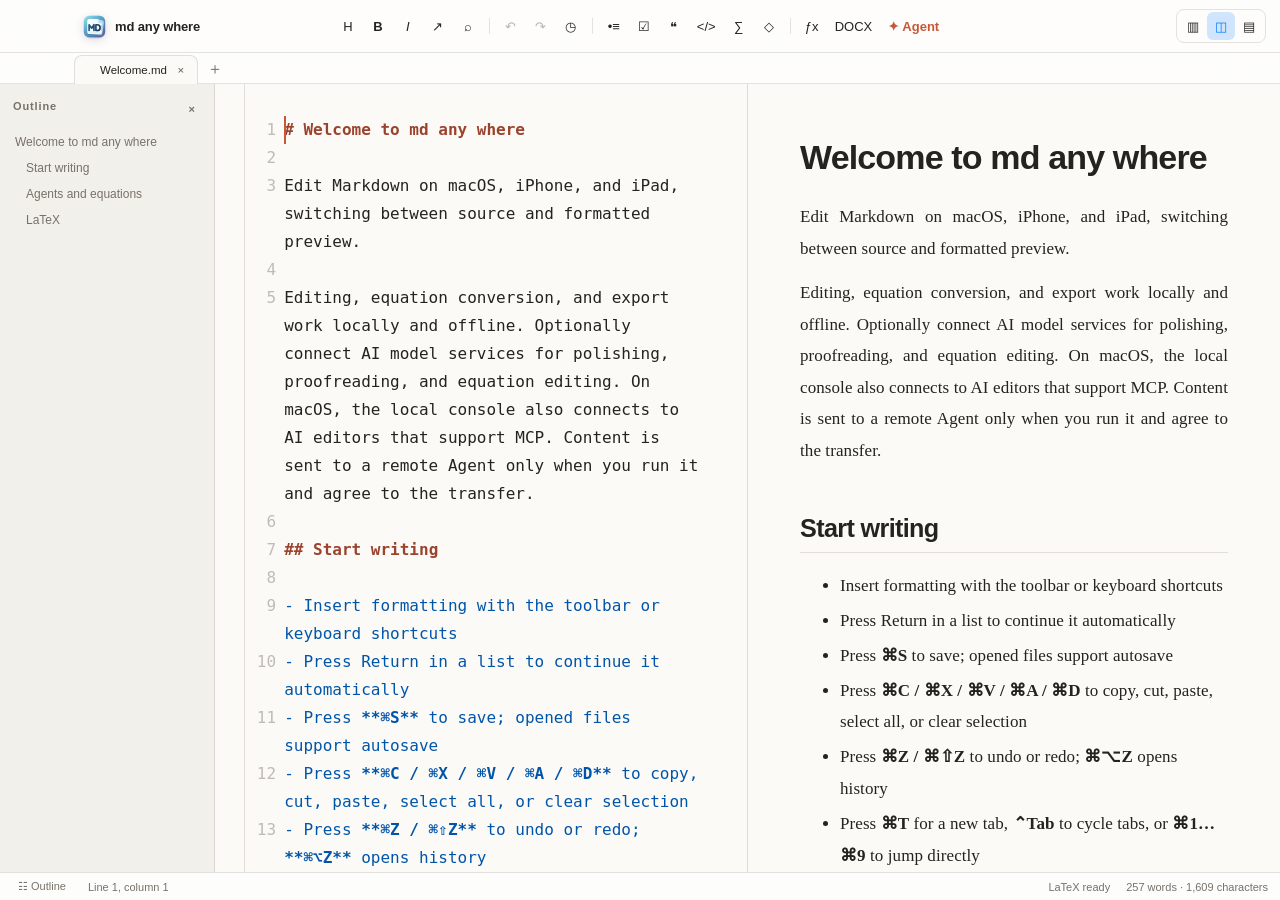
<file: Sources/MDAnyWhere/Resources/index.html>
<!doctype html>
<html lang="zh-Hans">
<head>
  <meta charset="utf-8">
  <meta name="viewport" content="width=device-width, initial-scale=1">
  <meta http-equiv="Content-Security-Policy" content="default-src 'self' data: blob:; script-src 'self'; style-src 'self' 'unsafe-inline'; font-src 'self' data:; img-src 'self' data: blob:; connect-src 'none'; media-src 'none'; frame-src 'none'; object-src 'none'; worker-src 'none'; base-uri 'none'; form-action 'none'">
  <title>md any where</title>
  <link rel="stylesheet" href="vendor/codemirror/codemirror.css">
  <link rel="stylesheet" href="vendor/codemirror/addon/dialog/dialog.css">
  <link rel="stylesheet" href="vendor/katex/katex.min.css">
  <link rel="stylesheet" href="vendor/highlight/github.css" media="(prefers-color-scheme: light)">
  <link rel="stylesheet" href="vendor/highlight/github-dark.css" media="(prefers-color-scheme: dark)">
  <link rel="stylesheet" href="styles.css">
</head>
<body>
  <header class="topbar">
    <div class="traffic-space"></div>
    <div class="brand" aria-label="md any where"><img class="brand-mark" src="Brand/MD-Any-Where-Mark.svg" alt=""><span>md any where</span></div>
    <nav class="format-tools" aria-label="格式工具栏" data-i18n-aria-label="web.09be05e23e">
      <button data-command="heading" title="标题（⌘⌥1）" aria-label="插入标题" data-i18n-title="web.45c6af14db" data-i18n-aria-label="web.2a6945300b">H</button>
      <button data-command="bold" title="粗体（⌘B）" aria-label="加粗选中文字" data-i18n-title="web.8f138bde24" data-i18n-aria-label="web.b6b0f333dd"><b>B</b></button>
      <button data-command="italic" title="斜体（⌘I）" aria-label="将选中文字设为斜体" data-i18n-title="web.0aa04f0c7c" data-i18n-aria-label="web.284243898c"><i>I</i></button>
      <button data-command="link" title="链接（⌘K）" aria-label="插入链接" data-i18n-title="web.b1b0839f78" data-i18n-aria-label="web.1ad3caebdf">↗</button>
      <button id="search-tools" title="查找与替换（⌘F）" aria-label="打开查找与替换" data-i18n-title="web.950a08eaf9" data-i18n-aria-label="web.59bd102e6a">⌕</button>
      <span class="divider"></span>
      <button id="undo-action" title="回退（⌘Z）" aria-label="撤销上一步编辑" data-i18n-title="web.18120abba4" data-i18n-aria-label="web.3895d5aa41">↶</button>
      <button id="redo-action" title="前进（⌘⇧Z）" aria-label="重做上一步编辑" data-i18n-title="web.8591f7b91f" data-i18n-aria-label="web.b1a568dccd">↷</button>
      <button id="history-tools" title="操作记录（⌘⌥Z）" aria-label="打开操作记录" data-i18n-title="web.ca59d5c1a0" data-i18n-aria-label="web.f06abe28aa">◷</button>
      <span class="divider"></span>
      <button data-command="bullet" title="无序列表" aria-label="插入无序列表" data-i18n-title="web.9ee5773e25" data-i18n-aria-label="web.509385f5ea">•≡</button>
      <button data-command="task" title="任务列表" aria-label="插入任务列表" data-i18n-title="web.c5ced4b36c" data-i18n-aria-label="web.f5560cf5c5">☑</button>
      <button data-command="quote" title="引用" aria-label="插入引用" data-i18n-title="web.e0ec651f0d" data-i18n-aria-label="web.077fd1c85f">❝</button>
      <button data-command="code" title="代码块" aria-label="插入代码块" data-i18n-title="web.ddb4a62881" data-i18n-aria-label="web.8805f8843a">&lt;/&gt;</button>
      <button data-command="math" title="LaTeX 公式块（⌘⇧M）" aria-label="插入 LaTeX 公式块" data-i18n-title="web.dd90e1a788" data-i18n-aria-label="web.2c6d806ad1">∑</button>
      <button data-command="diagram" title="Mermaid 流程图（⌘⇧G）" aria-label="插入 Mermaid 流程图" data-i18n-title="web.61ac51d81a" data-i18n-aria-label="web.518b33cee1">◇</button>
      <span class="divider"></span>
      <button id="formula-tools" title="公式转换（⌘⌥M）" aria-label="打开公式转换器" data-i18n-title="web.201e3c86dd" data-i18n-aria-label="web.41e24ef2fd">ƒx</button>
      <button id="docx-tools" title="导出 Word / WPS（⌘⇧D）" aria-label="打开 Word 和 WPS 导出" data-i18n-title="web.e140ae2597" data-i18n-aria-label="web.ac3d89957f">DOCX</button>
      <button id="agent-tools" class="agent-button" title="Agent 编辑（⌘⇧A）" aria-label="打开 Agent 编辑台" data-i18n-title="web.1aa91f5c98" data-i18n-aria-label="web.f69176cd64">✦ Agent</button>
    </nav>
    <div class="view-switch" role="group" aria-label="视图模式" data-i18n-aria-label="web.9f8f3cc264">
      <button data-mode="editor" title="仅编辑器" aria-label="仅显示编辑器" aria-pressed="false" data-i18n-title="web.d9ef5143a0" data-i18n-aria-label="web.a4f9ccabef">▥</button>
      <button data-mode="split" class="active" title="分栏" aria-label="同时显示编辑器和预览" aria-pressed="true" data-i18n-title="web.e02531a7e0" data-i18n-aria-label="web.2b4233e9a4">◫</button>
      <button data-mode="preview" title="仅预览" aria-label="仅显示预览" aria-pressed="false" data-i18n-title="web.3bfe24e4e7" data-i18n-aria-label="web.80160e448f">▤</button>
    </div>
    <div id="tabs-shell" aria-label="文稿标签页" data-i18n-aria-label="web.22ffb5406a">
      <div id="tabs-list"></div>
      <button id="new-tab" title="新建标签页（⌘T）" aria-label="新建标签页" data-i18n-title="web.823987ec40" data-i18n-aria-label="web.edd38dfc7f">＋</button>
    </div>
  </header>

  <main id="workspace" class="mode-split outline-open">
    <aside id="outline">
      <div class="outline-header"><span data-i18n="web.79fadbc2db">大纲</span> <button id="close-outline" aria-label="关闭大纲" data-i18n-aria-label="web.1b401ae0be">×</button></div>
      <div id="outline-list"><div class="outline-empty"><span data-i18n="web.e7680a6f85">添加标题后会在这里显示</span></div></div>
    </aside>
    <section id="editor-pane" dir="ltr">
      <textarea dir="ltr" id="source"></textarea>
    </section>
    <div id="splitter"></div>
    <section id="preview-pane">
      <article id="preview" class="markdown-body" dir="auto"></article>
    </section>
  </main>

  <footer class="statusbar">
    <button id="outline-toggle"><span data-i18n="web.5bbe23b822">☷ 大纲</span></button>
    <span id="cursor-status"><span data-i18n="web.cb5198f4db">第 1 行，第 1 列</span></span>
    <span class="status-spacer"></span>
    <span id="latex-status"><span data-i18n="web.2dbb6c0834">LaTeX 就绪</span></span>
    <span id="word-count"><span data-i18n="web.b9cbf7938c">0 字</span></span>
  </footer>

  <dialog id="settings-dialog">
    <form method="dialog">
      <h2><span data-i18n="web.efb36d4e95">md any where 设置</span></h2>
      <section class="settings-section" aria-labelledby="settings-language-title"><h3 id="settings-language-title"><span data-i18n="web.9f6fee1aba">语言</span></h3><div class="settings-group"><label class="setting-row setting-select"><span><span data-i18n="web.3d13868593">界面语言</span></span><select id="interface-language"></select></label><p class="settings-section-hint"><span data-i18n="web.e28e38f06d">自动使用系统语言；修改语言不会改动您的文稿。</span></p></div></section>
      <section class="settings-section" aria-labelledby="settings-writing-title">
        <h3 id="settings-writing-title"><span data-i18n="web.a06bbb21d2">写作与阅读</span></h3>
        <div class="settings-group">
          <label class="setting-row setting-slider"><span><span data-i18n="web.7c825e451a">编辑器字号</span></span><input id="font-size" type="range" min="13" max="24" value="16"><output id="font-size-value">16 px</output></label>
          <label class="setting-row setting-slider"><span><span data-i18n="web.9ca5a8e5cf">预览宽度</span></span><input id="reading-width" type="range" min="560" max="1000" step="20" value="760"><output id="reading-width-value">760 px</output></label>
          <label class="setting-row setting-toggle"><span><span data-i18n="web.f8a5d798e6">同步滚动</span></span><input id="sync-scroll" type="checkbox" checked></label>
          <label class="setting-row setting-toggle"><span><span data-i18n="web.f7cfa333b5">显示行号</span></span><input id="line-numbers" type="checkbox" checked></label>
        </div>
      </section>
      <section class="settings-section" aria-labelledby="settings-history-title">
        <h3 id="settings-history-title"><span data-i18n="web.b2db0d03bb">操作记录</span></h3>
        <div class="settings-group">
          <label class="setting-row setting-slider"><span><span data-i18n="web.ebea2ca1ea">历史记录步数</span></span><input id="history-depth" type="range" min="5" max="100" step="5" value="10"><output id="history-depth-value"><span data-i18n="web.e0caa9b0f4">10 步</span></output></label>
        </div>
      </section>
      <section class="settings-section" aria-labelledby="settings-appearance-title">
        <h3 id="settings-appearance-title"><span data-i18n="web.86a63f23a0">外观</span></h3>
        <div class="settings-group">
          <label class="setting-row setting-toggle glass-setting"><span class="setting-description"><span data-i18n="web.2d8b989df6">液态玻璃效果</span><small><span data-i18n="web.6c00939269">仅用于顶栏、侧边栏等导航控件；macOS 26 使用系统材质</span></small></span><input id="liquid-glass" type="checkbox"></label>
        </div>
      </section>
      <section class="settings-section" aria-labelledby="settings-privacy-title">
        <h3 id="settings-privacy-title"><span data-i18n="web.86651d17a4">隐私</span></h3>
        <div class="settings-group"><a id="open-privacy-policy" href="#privacy-policy"><span data-i18n="web.b58b4b9212">查看隐私政策与数据使用说明</span></a></div>
      </section>
      <section class="settings-section settings-agent-section" aria-labelledby="settings-agent-title">
        <h3 id="settings-agent-title"><span data-i18n="web.b8139387e5">Agent 与模型</span></h3>
        <p class="settings-section-hint"><span data-i18n="web.54078a8d42">在这里配置服务、模型和密钥；写作任务仍在 Agent 编辑台运行。密钥仅保存到系统钥匙串。</span></p>
        <div id="agent-profiles"></div>
        <div class="settings-section-actions"><button type="button" id="save-agents" class="primary"><span data-i18n="web.de5a971a82">保存 Agent 配置</span></button></div>
      </section>
      <section class="settings-section" aria-labelledby="settings-console-title">
        <h3 id="settings-console-title"><span data-i18n="web.415cf907ad">Agent 控制台</span></h3>
        <div class="settings-group">
          <label class="setting-row setting-toggle"><span class="setting-description"><span data-i18n="web.1084ca327b">允许本机 Agent 控制 md any where</span><small><span data-i18n="web.a0f793a905">使用 MCP / 命令行，不读取屏幕；默认关闭。每次读取或修改文稿都需要您在应用中确认。</span></small></span><input id="agent-console-enabled" type="checkbox"></label>
          <label class="setting-row setting-select"><span class="setting-description"><span data-i18n="web.c2dfb52ebd">允许的操作</span><small><span data-i18n="web.1f14ac2ce1">只操作已在 md any where 中打开的文稿</span></small></span><select id="agent-console-access"><option value="read" data-i18n="web.3eb8ebf259">仅读取</option><option value="edit" data-i18n="web.c314e42696">读取与编辑</option></select></label>
          <div class="agent-console-setup">
            <label><span><span data-i18n="web.f029747a95">接入平台</span></span><select id="agent-console-platform"><option value="codex">Codex CLI</option><option value="claude">Claude Code</option><option value="cursor">Cursor</option><option value="opencode">OpenCode</option><option value="generic" data-i18n="web.b208ee6dc9">DeepSeek Harness / 其他 MCP</option></select></label>
            <code id="agent-console-command"><span data-i18n="web.1120ed9a0d">启用后显示接入命令</span></code>
            <button type="button" id="copy-agent-console-command"><span data-i18n="web.0a2430b947">复制接入命令</span></button>
            <details><summary><span data-i18n="web.73bb961558">直接控制命令</span></summary><code id="agent-console-cli-help">md-any-where-agent status</code><p><span data-i18n="web.58f500fa3c">支持 status、list、read、new、replace、append、diagram、find-replace、save；写入正文可从标准输入传入。</span></p></details>
          </div>
        </div>
      </section>
      <div class="dialog-actions"><button value="cancel" class="primary"><span data-i18n="web.c0b3fbff51">完成</span></button></div>
    </form>
  </dialog>

  <dialog id="privacy-policy" class="large-dialog" aria-labelledby="privacy-policy-title">
    <form method="dialog">
      <div class="dialog-title"><div><h2 id="privacy-policy-title"><span data-i18n="web.349ee665ca">md any where 隐私政策与数据使用说明</span></h2><p><span data-i18n="web.55241a1cbe">当前应用版本 1.0.0 · 2026 年 10 月 5 日</span></p></div><button value="cancel" class="icon-close" aria-label="关闭隐私政策" data-i18n-aria-label="web.29b878a100">×</button></div>
      <div class="privacy-policy-content">
        <h3><span data-i18n="web.7e33876274">本机文稿与草稿</span></h3><p><span data-i18n="web.076b8b8bd6">普通编辑、查找、离线预览、公式转换和导出在设备上完成；当前没有广告、遥测上传或开发者运营的文稿服务器。应用访问您选择或主动打开的文稿，不自行扫描其他资料。iPhone/iPad 会在应用私有容器保存当前标签页正文、最近保存内容及文件访问书签，供重启恢复。恢复副本使用系统文件保护，可能进入系统备份；选择 iCloud Drive 等文件提供商时，同步由相应服务及系统设置管理。</span></p>
        <h3><span data-i18n="web.ba2e93d089">设置、密钥与剪贴板</span></h3><p><span data-i18n="web.89b45a1ef8">偏好、端点、模型与工作流要求保存在本机。API Key 持久存入系统钥匙串；运行 Agent 时仍会作为认证信息发送给所配置端点或代理。请只使用可信地址。复制会写入系统剪贴板，粘贴会读取剪贴板；相关系统同步由您的系统设置决定。</span></p>
        <h3><span data-i18n="web.b284b83af9">第三方 Agent</span></h3><p><span data-i18n="web.a1cdf5d17b">所有 Agent 默认停用。每次远程运行前会列出接收服务/主机与发送范围，只有您明确同意本次发送才继续。请求可能包含任务要求、选区、上下文或全文；并行评审、共识及工作流也可能向多个已选服务发送前序答案。DOCX 排版 Agent 只接收排版要求与设置。内容直接发往配置端点；接收方也会收到认证和网络连接信息，可能关联您的 API 账户并保存日志。数据保留、训练设置和删除方式依实际服务商政策，应用不能承诺所有服务都不存储或立即删除。回环地址服务是否继续联网由其提供者决定。</span></p>
        <div data-privacy-console><h3><span data-i18n="web.6ad04eb333">本机控制台</span></h3><p><span data-i18n="web.566a7903cf">MCP / 命令行控制台仅适用于 macOS，默认关闭且只监听回环地址。除状态检查外，文稿读取和修改请求仍需您在 md any where 中确认。Agent 宿主可能按自身策略处理获准读取的内容。</span></p></div>
        <h3><span data-i18n="web.db0ec44564">撤回与删除</span></h3><p><span data-i18n="web.6720138b35">您可拒绝单次发送、停用 Agent，或点击“清除密钥”并保存配置；停用服务不自动删除 Key。关闭移动端标签页会从后续恢复副本移除它，未保存内容先询问是否保存；不会删除已另存的文件或备份。卸载不保证清除钥匙串，请在服务商账户撤销不再使用的 Key。删除本机内容不会删除第三方已收到的数据。</span></p>
        <h3><span data-i18n="web.82d254c825">联系与完整说明</span></h3><p><span data-i18n="web.bac7f2a471">完整政策见公开项目 github.com/mrckl-md/md-any-where 的 PRIVACY.md；支持入口为同仓库 Issues，也可发送邮件至 longshenggdgz@163.com。反馈时不要附带真实 Key、私密文稿或未脱敏日志。</span></p>
      </div>
      <div class="dialog-actions"><button value="cancel" class="primary"><span data-i18n="web.c0b3fbff51">完成</span></button></div>
    </form>
  </dialog>

  <dialog id="history-dialog" class="large-dialog history-dialog">
    <form method="dialog">
      <div class="dialog-title"><div><h2><span data-i18n="web.b2db0d03bb">操作记录</span></h2><p><span data-i18n="web.1edd6dc6f6">选择任意记录，将当前文稿回退或前进到该状态。</span></p></div><button value="cancel" class="icon-close" aria-label="关闭操作记录" data-i18n-aria-label="web.2dfdc5d758">×</button></div>
      <div id="history-list" class="history-list"></div>
      <p class="format-hint"><span data-i18n="web.03d8c69700">每个标签页分别保存记录；达到设置中的步数后，最旧记录会自动移除。回退后继续编辑会建立新的历史分支。</span></p>
    </form>
  </dialog>

  <dialog id="formula-dialog" class="large-dialog">
    <form method="dialog">
      <div class="dialog-title"><div><h2><span data-i18n="web.f4c180865c">公式转换器</span></h2><p><span data-i18n="web.a5c6197f74">选中公式后规范化，并复制到学术编辑软件。</span></p></div><button value="cancel" class="icon-close" aria-label="关闭公式转换器" data-i18n-aria-label="web.892521d16c">×</button></div>
      <label class="stack"><span><span data-i18n="web.71bca31196">原始公式或普通数学文本</span></span><textarea dir="auto" id="formula-source" rows="4" placeholder="例如：积分 0 到无穷 e^-x^2 dx，或 ∑(1/n²)" data-i18n-placeholder="web.b466da71d6"></textarea></label>
      <div id="formula-preview" class="formula-preview"><span data-i18n="web.c5b03d3223">输入公式后在此预览</span></div>
      <div class="formula-actions">
        <button type="button" id="formula-normalize"><span data-i18n="web.231009a869">自动转换为 LaTeX</span></button>
        <button type="button" id="formula-agent"><span data-i18n="web.637065eb5f">让 Agent 修正</span></button>
        <select id="formula-target" aria-label="目标公式格式" data-i18n-aria-label="web.eb891d7981">
          <option value="word">Word / Microsoft 365</option><option value="wps" data-i18n="web.945a670528">WPS 公式</option>
          <option value="mathml">MathML / LibreOffice</option><option value="latex">LaTeX / Overleaf</option>
          <option value="svg" data-i18n="web.b7e3cbd6bd">SVG（视觉保真）</option>
        </select>
        <button type="button" id="formula-copy" class="primary"><span data-i18n="web.8c278a5302">复制公式</span></button>
        <button type="button" id="formula-replace"><span data-i18n="web.680c8de0e7">替换选中内容</span></button>
      </div>
      <p class="format-hint"><span data-i18n="web.bc9616d7cc">Word/WPS：先插入公式框（Word 为 ⌥=，输入格式选 LaTeX），再粘贴即可保持可编辑；剪贴板同时提供 MathML、LaTeX 与 SVG，目标软件会选择它支持的最佳格式。</span></p>
    </form>
  </dialog>

  <dialog id="search-dialog" class="large-dialog search-dialog">
    <form method="dialog">
      <div class="dialog-title"><div><h2><span data-i18n="web.7ca4c37480">查找与替换</span></h2><p><span data-i18n="web.5c4ac4e453">支持精确、忽略大小写、模糊和 Agent 语义查找。</span></p></div><button value="cancel" class="icon-close" aria-label="关闭查找与替换" data-i18n-aria-label="web.3df8670798">×</button></div>
      <div class="search-grid">
        <label class="stack"><span><span data-i18n="web.3003318e72">查找</span></span><input id="search-query" type="search" autocomplete="off" placeholder="输入文字或语义描述…" data-i18n-placeholder="web.cd06010ebd"></label>
        <label class="stack"><span><span data-i18n="web.7d37f05964">替换为</span></span><input id="replace-value" type="text" autocomplete="off" placeholder="替换内容（可留空）" data-i18n-placeholder="web.d2d0878f3c"></label>
        <label class="stack"><span><span data-i18n="web.e1f0f1cb1a">匹配方式</span></span><select id="search-mode"><option value="exact" data-i18n="web.391fe725d0">精确匹配</option><option value="case-insensitive" data-i18n="web.4c8f727248">忽略大小写</option><option value="fuzzy" data-i18n="web.11d3fca99f">模糊匹配</option></select></label>
      </div>
      <div class="search-actions">
        <button type="button" id="find-previous"><span data-i18n="web.2bafd20dd2">上一个 ⇧↩</span></button>
        <button type="button" id="find-next" class="primary"><span data-i18n="web.13f8ca78d5">下一个 ↩</span></button>
        <button type="button" id="replace-current"><span data-i18n="web.638c248629">替换当前</span></button>
        <button type="button" id="replace-all"><span data-i18n="web.2357445f30">全部替换</span></button>
        <span class="action-spacer"></span>
        <button type="button" id="agent-find"><span data-i18n="web.d1f9739e64">✦ Agent 查找</span></button>
        <button type="button" id="agent-summary"><span data-i18n="web.694bac25c9">✦ 总结全文</span></button>
      </div>
      <div id="search-status" class="search-status"><span data-i18n="web.5c6ceaf3d6">输入内容开始查找</span></div>
      <div id="search-results" class="agent-results"></div>
      <p class="format-hint"><span data-i18n="web.2f8c974cff">普通和模糊查找完全在本机进行。只有主动点击 Agent 查找或总结全文，当前完整文稿才会发送给已启用的 Agent。</span></p>
    </form>
  </dialog>

  <dialog id="agent-dialog" class="large-dialog agent-dialog">
    <form method="dialog">
      <div class="dialog-title"><div><h2><span data-i18n="web.46f461e5d0">Agent 编辑台</span></h2><p><span data-i18n="web.00262849e8">可单独运行一个模型，或组成并行评审 / 共识集群。</span></p></div><button value="cancel" class="icon-close" aria-label="关闭 Agent 编辑台" data-i18n-aria-label="web.4e06764df5">×</button></div>
      <div class="agent-compose">
        <select id="agent-action"><option value="将选中内容改写得准确、清晰、适合学术写作" data-i18n-value="web.d8c1445c23" data-i18n="web.0f530a3545">学术润色</option><option value="把选中内容转换为正确、可渲染的 LaTeX 公式，只返回公式源码" data-i18n-value="web.0208ce3bf7" data-i18n="web.1f029730cc">生成 / 修正公式</option><option value="用不要求数学背景的语言解释选中公式及每个符号" data-i18n-value="web.2dc8172264" data-i18n="web.bd1e003bd3">解释公式</option><option value="检查选中内容的逻辑、符号一致性和格式问题并给出修订稿" data-i18n-value="web.fa8c672c8c" data-i18n="web.1bf9571521">校对与审查</option><option data-purpose="summary" value="总结完整文稿，生成结构清晰、可直接保存为 Markdown 的总结；保留关键结论、论据、公式和待办事项" data-i18n-value="web.d8a30b0a3a" data-i18n="web.4fbaef213d">总结全文为新文稿</option><option value="custom" data-i18n="web.443fa4e9db">自定义任务</option></select>
        <textarea dir="auto" id="agent-instruction" rows="2" placeholder="告诉 Agent 要怎样编辑…" data-i18n-placeholder="web.64f9d71263"></textarea>
        <select id="cluster-mode" aria-label="Agent 工作方式" data-i18n-aria-label="web.2df0cf3608"><option value="single" data-i18n="web.61d40dc5cc">单 Agent</option><option value="parallel" data-i18n="web.193a0c4bf7">并行评审</option><option value="consensus" data-i18n="web.1d7f95662d">Agent 集群：并行 + 共识合并</option><option value="workflow" data-i18n="web.bdb71ed38b">我的工作流程</option></select>
        <button type="button" id="agent-run" class="primary"><span data-i18n="web.50b8423f6d">运行 Agent</span></button>
      </div>
      <section id="workflow-builder" class="workflow-builder" hidden aria-label="我的文字工作流程" data-i18n-aria-label="web.7f53134a4f">
        <div class="workflow-heading"><div><h3><span data-i18n="web.7f53134a4f">我的文字工作流程</span></h3><p><span data-i18n="web.5d09389ba7">按顺序完成每一步；“并行评审”会让几位 Agent 同时提出意见。</span></p></div><button type="button" id="workflow-template"><span data-i18n="web.f141960e82">使用常用流程</span></button></div>
        <label class="workflow-goal"><span><span data-i18n="web.abe7e50a86">一句话描述想完成的事</span></span><textarea dir="auto" id="workflow-goal" rows="2" maxlength="1500" placeholder="例如：先润色论文摘要，让两位 Agent 分别审查，再综合成最终版本" data-i18n-placeholder="web.be502c93c7"></textarea></label>
        <div class="workflow-actions"><select id="workflow-planner" aria-label="负责设计流程的 Agent" data-i18n-aria-label="web.33581ed076"></select><button type="button" id="workflow-generate"><span data-i18n="web.ed9dd3a897">✦ Agent 设计流程</span></button><button type="button" id="workflow-add"><span data-i18n="web.7307200195">＋ 添加一步</span></button></div>
        <div class="workflow-actions"><label><span data-i18n="web.2387b4214d">处理范围</span> <select id="workflow-scope"><option value="nearby" data-i18n="web.c18c493c8a">选中文字与附近内容</option><option value="full" data-i18n="web.48511381c4">完整文稿</option></select></label><label><span data-i18n="web.0a6f2e3d82">完成后</span> <select id="workflow-outcome"><option value="edit" data-i18n="web.336df8de13">查看建议，再决定是否替换</option><option value="summary" data-i18n="web.5f12da9f53">可生成新的 .md 文稿</option></select></label></div>
        <p class="format-hint"><span data-i18n="web.8e2610a149">设计流程时仅发送上面的一句话与可用 Agent 名称，不发送文稿。生成的步骤要先确认，且不会自动运行。</span></p>
        <div id="workflow-proposal" class="workflow-proposal" hidden></div>
        <div id="workflow-stages" class="workflow-stages"></div>
        <p id="workflow-preview" class="workflow-preview" aria-live="polite" tabindex="-1"></p>
      </section>
      <div class="agent-settings-link"><span id="agent-active-services"><span data-i18n="web.006eb8364a">服务、模型和 API Key 在“设置 → Agent 与模型”中管理。</span></span><button type="button" id="agent-open-settings"><span data-i18n="web.81f3640967">管理 Agent…</span></button></div>
      <p class="format-hint"><span data-i18n="web.a3924b3f8a">只有点击“运行 Agent”后，任务所需的选中内容或全文才会发送给已勾选的服务。工作流的后续步骤还会收到之前的 Agent 答案。并行与共识模式会产生多次 API 调用，费用由各供应商账户承担；本地 Agent 在所配置的本地服务上处理。</span></p>
      <div id="agent-results" class="agent-results"><div class="empty-result"><span data-i18n="web.2435d2b1a4">先在文稿中选择内容，或直接描述编辑任务。</span></div></div>
    </form>
  </dialog>

  <dialog id="docx-dialog" class="large-dialog docx-dialog">
    <form method="dialog">
      <div class="dialog-title"><div><h2><span data-i18n="web.542fb405c2">导出 Word / WPS</span></h2><p><span data-i18n="web.3129a000b0">生成标准 .docx 文件；Word 与 WPS 使用同一文件，无需专有 .wps 格式。</span></p></div><button value="cancel" class="icon-close" aria-label="关闭 Word 和 WPS 导出" data-i18n-aria-label="web.b5718c2e83">×</button></div>
      <div class="docx-layout">
        <div class="docx-controls">
          <label class="stack"><span><span data-i18n="web.f2efed2607">排版预设</span></span><select id="docx-preset"><option value="custom" data-i18n="web.4eafa9e925">自定义</option><option value="standard" data-i18n="web.ace3caab31">通用文稿</option><option value="academic-cn" data-i18n="web.8f1d4b25e7">中文学术论文</option><option value="report" data-i18n="web.24a90a03ee">简洁报告</option></select></label>
          <div class="docx-font-groups">
            <section class="docx-font-group" aria-labelledby="docx-body-font-title">
              <h3 id="docx-body-font-title"><span data-i18n="web.d661c3d96d">正文</span></h3>
              <label class="stack"><span><span data-i18n="web.98259098f2">中文字体</span></span><input id="docx-body-cjk-font" list="docx-fonts" value="宋体"></label>
              <label class="stack"><span><span data-i18n="web.9db9994593">英文字体</span></span><input id="docx-body-latin-font" list="docx-fonts" value="Times New Roman"></label>
            </section>
            <section class="docx-font-group" aria-labelledby="docx-heading-font-title">
              <h3 id="docx-heading-font-title"><span data-i18n="web.c3405f8c7d">标题</span></h3>
              <label class="stack"><span><span data-i18n="web.98259098f2">中文字体</span></span><input id="docx-heading-cjk-font" list="docx-fonts" value="黑体"></label>
              <label class="stack"><span><span data-i18n="web.9db9994593">英文字体</span></span><input id="docx-heading-latin-font" list="docx-fonts" value="Arial"></label>
            </section>
            <section class="docx-font-group" aria-labelledby="docx-math-font-title">
              <h3 id="docx-math-font-title"><span data-i18n="web.f3fccedacb">公式</span></h3>
              <label class="stack"><span><span data-i18n="web.2186e48d17">中文字符字体</span></span><input id="docx-math-cjk-font" list="docx-fonts" value="宋体"></label>
              <label class="stack"><span><span data-i18n="web.ed8545e13d">英文字母与符号字体</span></span><input id="docx-math-latin-font" list="docx-fonts" value="Cambria Math"></label>
            </section>
          </div>
          <div class="docx-grid">
            <label class="stack"><span><span data-i18n="web.e421073300">代码字体</span></span><input id="docx-code-font" list="docx-fonts" value="Menlo"></label>
            <label class="stack"><span><span data-i18n="web.5a2c1a2040">正文字号 pt</span></span><input id="docx-body-size" type="number" min="8" max="24" step=".5" value="11"></label>
            <label class="stack"><span><span data-i18n="web.22afcef158">标题放大倍数</span></span><input id="docx-heading-scale" type="number" min="1.05" max="2.4" step=".05" value="1.55"></label>
            <label class="stack"><span><span data-i18n="web.9beebc04cb">行距倍数</span></span><input id="docx-line-spacing" type="number" min="1" max="3" step=".1" value="1.5"></label>
            <label class="stack"><span><span data-i18n="web.27cc829eb9">段后间距 pt</span></span><input id="docx-paragraph-after" type="number" min="0" max="36" step="1" value="8"></label>
            <label class="stack"><span><span data-i18n="web.22d8cbc600">首行缩进 mm</span></span><input id="docx-first-line-indent" type="number" min="0" max="20" step="1" value="0"></label>
            <label class="stack"><span><span data-i18n="web.abf73d3790">正文对齐</span></span><select id="docx-body-align"><option value="justify" data-i18n="web.c5cd15befd">两端对齐</option><option value="left" data-i18n="web.2bd7448606">左对齐</option><option value="center" data-i18n="web.4cc3885c18">居中</option><option value="right" data-i18n="web.331c711e06">右对齐</option></select></label>
            <label class="stack"><span><span data-i18n="web.27c371c9bb">标题对齐</span></span><select id="docx-heading-align"><option value="left" data-i18n="web.2bd7448606">左对齐</option><option value="center" data-i18n="web.4cc3885c18">居中</option><option value="right" data-i18n="web.331c711e06">右对齐</option></select></label>
            <label class="stack"><span><span data-i18n="web.8362011f8e">纸张</span></span><select id="docx-page-size"><option value="letter">Letter</option><option value="a4">A4</option></select></label>
            <label class="stack"><span><span data-i18n="web.0c0c4dcb33">页码</span></span><select id="docx-page-numbers"><option value="false" data-i18n="web.fc3ffd80c4">不显示</option><option value="true" data-i18n="web.e6fb531772">页脚居中</option></select></label>
            <label class="stack"><span><span data-i18n="web.09a5a24b0b">上边距 mm</span></span><input id="docx-margin-top" type="number" min="10" max="50" step="1" value="25"></label>
            <label class="stack"><span><span data-i18n="web.737504829f">下边距 mm</span></span><input id="docx-margin-bottom" type="number" min="10" max="50" step="1" value="25"></label>
            <label class="stack"><span><span data-i18n="web.78e601e69a">左边距 mm</span></span><input id="docx-margin-left" type="number" min="10" max="50" step="1" value="25"></label>
            <label class="stack"><span><span data-i18n="web.1f4861e212">右边距 mm</span></span><input id="docx-margin-right" type="number" min="10" max="50" step="1" value="25"></label>
          </div>
          <datalist id="docx-fonts"><option value="Times New Roman"><option value="Arial"><option value="Calibri"><option value="Cambria"><option value="Cambria Math"><option value="STIX Two Math"><option value="宋体"><option value="黑体"><option value="楷体"><option value="仿宋"><option value="PingFang SC"><option value="Menlo"></datalist>
          <div class="docx-agent">
            <label class="stack"><span><span data-i18n="web.2bd7316781">一句话排版要求</span></span><textarea dir="auto" id="docx-request" rows="2" placeholder="例如：A4，正文宋体小四，1.5 倍行距，首行缩进两字，标题黑体居中，页脚页码" data-i18n-placeholder="web.3f39a4610d"></textarea></label>
            <div class="docx-agent-actions"><select id="docx-agent-select" aria-label="排版 Agent" data-i18n-aria-label="web.90d3ccab20"></select><button type="button" id="docx-agent-run"><span data-i18n="web.e3adab4931">✦ Agent 生成设置</span></button><button type="button" id="docx-local-parse"><span data-i18n="web.47b73504d8">本机识别常见要求</span></button></div>
            <div id="docx-agent-proposal" class="docx-agent-proposal" role="status"></div>
            <p class="format-hint"><span data-i18n="web.294dc0fbed">Agent 只接收上面的排版要求和当前设置，不接收文稿正文；仅在点击时请求所选服务。建议会先显示供确认，不自动改动文稿。</span></p>
          </div>
        </div>
        <aside class="docx-side"><div id="docx-page-preview" class="docx-page-preview"><h3><span data-i18n="web.5c4f95ad79">文稿标题</span></h3><p><span data-i18n="web.ed52dba279">这是中文与 English 混排的正文预览，可调整字体、行距与对齐。</span></p><p class="docx-math-sample"><span data-i18n="web.27cbea00ec">公式示例：E = mc²，中文变量甲。</span></p></div><div id="docx-layout-summary" class="docx-layout-summary"></div><p class="format-hint"><span data-i18n="web.8408595a53">中文、英文和公式字体分别写入 DOCX；目标电脑缺少字体时，Word/WPS 可能替换。Times New Roman 等非数学专用字体也可能被公式排版引擎替换，分式与根号建议使用 Cambria Math 等数学字体。公式仍以可编辑的 Word 数学结构导出。</span></p></aside>
      </div>
      <div class="docx-footer"><button type="button" id="docx-export" class="primary"><span data-i18n="web.7b39206f34">导出 .docx…</span></button></div>
    </form>
  </dialog>
  <div id="toast" role="status"></div>

  <script src="vendor/codemirror/codemirror.js"></script>
  <script src="vendor/codemirror/mode/xml/xml.js"></script>
  <script src="vendor/codemirror/mode/markdown/markdown.js"></script>
  <script src="vendor/codemirror/addon/dialog/dialog.js"></script>
  <script src="vendor/codemirror/addon/search/searchcursor.js"></script>
  <script src="vendor/codemirror/addon/search/search.js"></script>
  <script src="vendor/codemirror/addon/search/jump-to-line.js"></script>
  <script src="vendor/codemirror/addon/edit/continuelist.js"></script>
  <script src="vendor/codemirror/addon/edit/closebrackets.js"></script>
  <script src="vendor/highlight/highlight.min.js"></script>
  <script src="vendor/katex/katex.min.js"></script>
  <script src="vendor/markdown-it/markdown-it.min.js"></script>
  <script src="vendor/markdown-it/markdown-it-footnote.min.js"></script>
  <script src="vendor/markdown-it/markdown-it-task-lists.min.js"></script>
  <script src="vendor/markdown-it/texmath.js"></script>
  <script src="catalogs.js"></script>
  <script src="i18n.js"></script>
  <script src="fuzzy-search.js"></script>
  <script src="docx-export.js"></script>
  <script src="workflow-core.js"></script>
  <script src="mermaid-flowchart.js"></script>
  <script src="app.js"></script>
</body>
</html>
</file>
<file: Sources/MDAnyWhere/Resources/vendor/codemirror/codemirror.css>
/* BASICS */

.CodeMirror {
  /* Set height, width, borders, and global font properties here */
  font-family: monospace;
  height: 300px;
  color: black;
  direction: ltr;
}

/* PADDING */

.CodeMirror-lines {
  padding: 4px 0; /* Vertical padding around content */
}
.CodeMirror pre.CodeMirror-line,
.CodeMirror pre.CodeMirror-line-like {
  padding: 0 4px; /* Horizontal padding of content */
}

.CodeMirror-scrollbar-filler, .CodeMirror-gutter-filler {
  background-color: white; /* The little square between H and V scrollbars */
}

/* GUTTER */

.CodeMirror-gutters {
  border-right: 1px solid #ddd;
  background-color: #f7f7f7;
  white-space: nowrap;
}
.CodeMirror-linenumbers {}
.CodeMirror-linenumber {
  padding: 0 3px 0 5px;
  min-width: 20px;
  text-align: right;
  color: #999;
  white-space: nowrap;
}

.CodeMirror-guttermarker { color: black; }
.CodeMirror-guttermarker-subtle { color: #999; }

/* CURSOR */

.CodeMirror-cursor {
  border-left: 1px solid black;
  border-right: none;
  width: 0;
}
/* Shown when moving in bi-directional text */
.CodeMirror div.CodeMirror-secondarycursor {
  border-left: 1px solid silver;
}
.cm-fat-cursor .CodeMirror-cursor {
  width: auto;
  border: 0 !important;
  background: #7e7;
}
.cm-fat-cursor div.CodeMirror-cursors {
  z-index: 1;
}
.cm-fat-cursor .CodeMirror-line::selection,
.cm-fat-cursor .CodeMirror-line > span::selection, 
.cm-fat-cursor .CodeMirror-line > span > span::selection { background: transparent; }
.cm-fat-cursor .CodeMirror-line::-moz-selection,
.cm-fat-cursor .CodeMirror-line > span::-moz-selection,
.cm-fat-cursor .CodeMirror-line > span > span::-moz-selection { background: transparent; }
.cm-fat-cursor { caret-color: transparent; }
@-moz-keyframes blink {
  0% {}
  50% { background-color: transparent; }
  100% {}
}
@-webkit-keyframes blink {
  0% {}
  50% { background-color: transparent; }
  100% {}
}
@keyframes blink {
  0% {}
  50% { background-color: transparent; }
  100% {}
}

/* Can style cursor different in overwrite (non-insert) mode */
.CodeMirror-overwrite .CodeMirror-cursor {}

.cm-tab { display: inline-block; text-decoration: inherit; }

.CodeMirror-rulers {
  position: absolute;
  left: 0; right: 0; top: -50px; bottom: 0;
  overflow: hidden;
}
.CodeMirror-ruler {
  border-left: 1px solid #ccc;
  top: 0; bottom: 0;
  position: absolute;
}

/* DEFAULT THEME */

.cm-s-default .cm-header {color: blue;}
.cm-s-default .cm-quote {color: #090;}
.cm-negative {color: #d44;}
.cm-positive {color: #292;}
.cm-header, .cm-strong {font-weight: bold;}
.cm-em {font-style: italic;}
.cm-link {text-decoration: underline;}
.cm-strikethrough {text-decoration: line-through;}

.cm-s-default .cm-keyword {color: #708;}
.cm-s-default .cm-atom {color: #219;}
.cm-s-default .cm-number {color: #164;}
.cm-s-default .cm-def {color: #00f;}
.cm-s-default .cm-variable,
.cm-s-default .cm-punctuation,
.cm-s-default .cm-property,
.cm-s-default .cm-operator {}
.cm-s-default .cm-variable-2 {color: #05a;}
.cm-s-default .cm-variable-3, .cm-s-default .cm-type {color: #085;}
.cm-s-default .cm-comment {color: #a50;}
.cm-s-default .cm-string {color: #a11;}
.cm-s-default .cm-string-2 {color: #f50;}
.cm-s-default .cm-meta {color: #555;}
.cm-s-default .cm-qualifier {color: #555;}
.cm-s-default .cm-builtin {color: #30a;}
.cm-s-default .cm-bracket {color: #997;}
.cm-s-default .cm-tag {color: #170;}
.cm-s-default .cm-attribute {color: #00c;}
.cm-s-default .cm-hr {color: #999;}
.cm-s-default .cm-link {color: #00c;}

.cm-s-default .cm-error {color: #f00;}
.cm-invalidchar {color: #f00;}

.CodeMirror-composing { border-bottom: 2px solid; }

/* Default styles for common addons */

div.CodeMirror span.CodeMirror-matchingbracket {color: #0b0;}
div.CodeMirror span.CodeMirror-nonmatchingbracket {color: #a22;}
.CodeMirror-matchingtag { background: rgba(255, 150, 0, .3); }
.CodeMirror-activeline-background {background: #e8f2ff;}

/* STOP */

/* The rest of this file contains styles related to the mechanics of
   the editor. You probably shouldn't touch them. */

.CodeMirror {
  position: relative;
  overflow: hidden;
  background: white;
}

.CodeMirror-scroll {
  overflow: scroll !important; /* Things will break if this is overridden */
  /* 50px is the magic margin used to hide the element's real scrollbars */
  /* See overflow: hidden in .CodeMirror */
  margin-bottom: -50px; margin-right: -50px;
  padding-bottom: 50px;
  height: 100%;
  outline: none; /* Prevent dragging from highlighting the element */
  position: relative;
  z-index: 0;
}
.CodeMirror-sizer {
  position: relative;
  border-right: 50px solid transparent;
}

/* The fake, visible scrollbars. Used to force redraw during scrolling
   before actual scrolling happens, thus preventing shaking and
   flickering artifacts. */
.CodeMirror-vscrollbar, .CodeMirror-hscrollbar, .CodeMirror-scrollbar-filler, .CodeMirror-gutter-filler {
  position: absolute;
  z-index: 6;
  display: none;
  outline: none;
}
.CodeMirror-vscrollbar {
  right: 0; top: 0;
  overflow-x: hidden;
  overflow-y: scroll;
}
.CodeMirror-hscrollbar {
  bottom: 0; left: 0;
  overflow-y: hidden;
  overflow-x: scroll;
}
.CodeMirror-scrollbar-filler {
  right: 0; bottom: 0;
}
.CodeMirror-gutter-filler {
  left: 0; bottom: 0;
}

.CodeMirror-gutters {
  position: absolute; left: 0; top: 0;
  min-height: 100%;
  z-index: 3;
}
.CodeMirror-gutter {
  white-space: normal;
  height: 100%;
  display: inline-block;
  vertical-align: top;
  margin-bottom: -50px;
}
.CodeMirror-gutter-wrapper {
  position: absolute;
  z-index: 4;
  background: none !important;
  border: none !important;
}
.CodeMirror-gutter-background {
  position: absolute;
  top: 0; bottom: 0;
  z-index: 4;
}
.CodeMirror-gutter-elt {
  position: absolute;
  cursor: default;
  z-index: 4;
}
.CodeMirror-gutter-wrapper ::selection { background-color: transparent }
.CodeMirror-gutter-wrapper ::-moz-selection { background-color: transparent }

.CodeMirror-lines {
  cursor: text;
  min-height: 1px; /* prevents collapsing before first draw */
}
.CodeMirror pre.CodeMirror-line,
.CodeMirror pre.CodeMirror-line-like {
  /* Reset some styles that the rest of the page might have set */
  -moz-border-radius: 0; -webkit-border-radius: 0; border-radius: 0;
  border-width: 0;
  background: transparent;
  font-family: inherit;
  font-size: inherit;
  margin: 0;
  white-space: pre;
  word-wrap: normal;
  line-height: inherit;
  color: inherit;
  z-index: 2;
  position: relative;
  overflow: visible;
  -webkit-tap-highlight-color: transparent;
  -webkit-font-variant-ligatures: contextual;
  font-variant-ligatures: contextual;
}
.CodeMirror-wrap pre.CodeMirror-line,
.CodeMirror-wrap pre.CodeMirror-line-like {
  word-wrap: break-word;
  white-space: pre-wrap;
  word-break: normal;
}

.CodeMirror-linebackground {
  position: absolute;
  left: 0; right: 0; top: 0; bottom: 0;
  z-index: 0;
}

.CodeMirror-linewidget {
  position: relative;
  z-index: 2;
  padding: 0.1px; /* Force widget margins to stay inside of the container */
}

.CodeMirror-widget {}

.CodeMirror-rtl pre { direction: rtl; }

.CodeMirror-code {
  outline: none;
}

/* Force content-box sizing for the elements where we expect it */
.CodeMirror-scroll,
.CodeMirror-sizer,
.CodeMirror-gutter,
.CodeMirror-gutters,
.CodeMirror-linenumber {
  -moz-box-sizing: content-box;
  box-sizing: content-box;
}

.CodeMirror-measure {
  position: absolute;
  width: 100%;
  height: 0;
  overflow: hidden;
  visibility: hidden;
}

.CodeMirror-cursor {
  position: absolute;
  pointer-events: none;
}
.CodeMirror-measure pre { position: static; }

div.CodeMirror-cursors {
  visibility: hidden;
  position: relative;
  z-index: 3;
}
div.CodeMirror-dragcursors {
  visibility: visible;
}

.CodeMirror-focused div.CodeMirror-cursors {
  visibility: visible;
}

.CodeMirror-selected { background: #d9d9d9; }
.CodeMirror-focused .CodeMirror-selected { background: #d7d4f0; }
.CodeMirror-crosshair { cursor: crosshair; }
.CodeMirror-line::selection, .CodeMirror-line > span::selection, .CodeMirror-line > span > span::selection { background: #d7d4f0; }
.CodeMirror-line::-moz-selection, .CodeMirror-line > span::-moz-selection, .CodeMirror-line > span > span::-moz-selection { background: #d7d4f0; }

.cm-searching {
  background-color: #ffa;
  background-color: rgba(255, 255, 0, .4);
}

/* Used to force a border model for a node */
.cm-force-border { padding-right: .1px; }

@media print {
  /* Hide the cursor when printing */
  .CodeMirror div.CodeMirror-cursors {
    visibility: hidden;
  }
}

/* See issue #2901 */
.cm-tab-wrap-hack:after { content: ''; }

/* Help users use markselection to safely style text background */
span.CodeMirror-selectedtext { background: none; }
</file>
<file: Sources/MDAnyWhere/Resources/vendor/codemirror/addon/dialog/dialog.css>
.CodeMirror-dialog {
  position: absolute;
  left: 0; right: 0;
  background: inherit;
  z-index: 15;
  padding: .1em .8em;
  overflow: hidden;
  color: inherit;
}

.CodeMirror-dialog-top {
  border-bottom: 1px solid #eee;
  top: 0;
}

.CodeMirror-dialog-bottom {
  border-top: 1px solid #eee;
  bottom: 0;
}

.CodeMirror-dialog input {
  border: none;
  outline: none;
  background: transparent;
  width: 20em;
  color: inherit;
  font-family: monospace;
}

.CodeMirror-dialog button {
  font-size: 70%;
}
</file>
<file: Sources/MDAnyWhere/Resources/vendor/highlight/github.css>
pre code.hljs {
  display: block;
  overflow-x: auto;
  padding: 1em
}
code.hljs {
  padding: 3px 5px
}
/*!
  Theme: GitHub
  Description: Light theme as seen on github.com
  Author: github.com
  Maintainer: @Hirse
  Updated: 2021-05-15

  Outdated base version: https://github.com/primer/github-syntax-light
  Current colors taken from GitHub's CSS
*/
.hljs {
  color: #24292e;
  background: #ffffff
}
.hljs-doctag,
.hljs-keyword,
.hljs-meta .hljs-keyword,
.hljs-template-tag,
.hljs-template-variable,
.hljs-type,
.hljs-variable.language_ {
  /* prettylights-syntax-keyword */
  color: #d73a49
}
.hljs-title,
.hljs-title.class_,
.hljs-title.class_.inherited__,
.hljs-title.function_ {
  /* prettylights-syntax-entity */
  color: #6f42c1
}
.hljs-attr,
.hljs-attribute,
.hljs-literal,
.hljs-meta,
.hljs-number,
.hljs-operator,
.hljs-variable,
.hljs-selector-attr,
.hljs-selector-class,
.hljs-selector-id {
  /* prettylights-syntax-constant */
  color: #005cc5
}
.hljs-regexp,
.hljs-string,
.hljs-meta .hljs-string {
  /* prettylights-syntax-string */
  color: #032f62
}
.hljs-built_in,
.hljs-symbol {
  /* prettylights-syntax-variable */
  color: #e36209
}
.hljs-comment,
.hljs-code,
.hljs-formula {
  /* prettylights-syntax-comment */
  color: #6a737d
}
.hljs-name,
.hljs-quote,
.hljs-selector-tag,
.hljs-selector-pseudo {
  /* prettylights-syntax-entity-tag */
  color: #22863a
}
.hljs-subst {
  /* prettylights-syntax-storage-modifier-import */
  color: #24292e
}
.hljs-section {
  /* prettylights-syntax-markup-heading */
  color: #005cc5;
  font-weight: bold
}
.hljs-bullet {
  /* prettylights-syntax-markup-list */
  color: #735c0f
}
.hljs-emphasis {
  /* prettylights-syntax-markup-italic */
  color: #24292e;
  font-style: italic
}
.hljs-strong {
  /* prettylights-syntax-markup-bold */
  color: #24292e;
  font-weight: bold
}
.hljs-addition {
  /* prettylights-syntax-markup-inserted */
  color: #22863a;
  background-color: #f0fff4
}
.hljs-deletion {
  /* prettylights-syntax-markup-deleted */
  color: #b31d28;
  background-color: #ffeef0
}
.hljs-char.escape_,
.hljs-link,
.hljs-params,
.hljs-property,
.hljs-punctuation,
.hljs-tag {
  /* purposely ignored */
  
}
</file>
<file: Sources/MDAnyWhere/Resources/vendor/highlight/github-dark.css>
pre code.hljs {
  display: block;
  overflow-x: auto;
  padding: 1em
}
code.hljs {
  padding: 3px 5px
}
/*!
  Theme: GitHub Dark
  Description: Dark theme as seen on github.com
  Author: github.com
  Maintainer: @Hirse
  Updated: 2021-05-15

  Outdated base version: https://github.com/primer/github-syntax-dark
  Current colors taken from GitHub's CSS
*/
.hljs {
  color: #c9d1d9;
  background: #0d1117
}
.hljs-doctag,
.hljs-keyword,
.hljs-meta .hljs-keyword,
.hljs-template-tag,
.hljs-template-variable,
.hljs-type,
.hljs-variable.language_ {
  /* prettylights-syntax-keyword */
  color: #ff7b72
}
.hljs-title,
.hljs-title.class_,
.hljs-title.class_.inherited__,
.hljs-title.function_ {
  /* prettylights-syntax-entity */
  color: #d2a8ff
}
.hljs-attr,
.hljs-attribute,
.hljs-literal,
.hljs-meta,
.hljs-number,
.hljs-operator,
.hljs-variable,
.hljs-selector-attr,
.hljs-selector-class,
.hljs-selector-id {
  /* prettylights-syntax-constant */
  color: #79c0ff
}
.hljs-regexp,
.hljs-string,
.hljs-meta .hljs-string {
  /* prettylights-syntax-string */
  color: #a5d6ff
}
.hljs-built_in,
.hljs-symbol {
  /* prettylights-syntax-variable */
  color: #ffa657
}
.hljs-comment,
.hljs-code,
.hljs-formula {
  /* prettylights-syntax-comment */
  color: #8b949e
}
.hljs-name,
.hljs-quote,
.hljs-selector-tag,
.hljs-selector-pseudo {
  /* prettylights-syntax-entity-tag */
  color: #7ee787
}
.hljs-subst {
  /* prettylights-syntax-storage-modifier-import */
  color: #c9d1d9
}
.hljs-section {
  /* prettylights-syntax-markup-heading */
  color: #1f6feb;
  font-weight: bold
}
.hljs-bullet {
  /* prettylights-syntax-markup-list */
  color: #f2cc60
}
.hljs-emphasis {
  /* prettylights-syntax-markup-italic */
  color: #c9d1d9;
  font-style: italic
}
.hljs-strong {
  /* prettylights-syntax-markup-bold */
  color: #c9d1d9;
  font-weight: bold
}
.hljs-addition {
  /* prettylights-syntax-markup-inserted */
  color: #aff5b4;
  background-color: #033a16
}
.hljs-deletion {
  /* prettylights-syntax-markup-deleted */
  color: #ffdcd7;
  background-color: #67060c
}
.hljs-char.escape_,
.hljs-link,
.hljs-params,
.hljs-property,
.hljs-punctuation,
.hljs-tag {
  /* purposely ignored */
  
}
</file>
<file: Sources/MDAnyWhere/Resources/styles.css>
:root {
  color-scheme: light dark;
  --bg: #f7f5f0;
  --panel: #fbfaf7;
  --raised: rgba(255,255,255,.78);
  --text: #24231f;
  --muted: #777269;
  --line: rgba(70,62,49,.14);
  --accent: #c65836;
  --accent-soft: rgba(198,88,54,.12);
  --control-accent: #007aff;
  --control-accent-soft: rgba(0,122,255,.18);
  --control-surface: rgba(116,105,91,.07);
  --control-field: #fff;
  --control-raised: rgba(255,255,255,.86);
  --slider-track: rgba(73,68,62,.22);
  --switch-off: #a7a6a4;
  --editor-size: 16px;
  --reading-width: 760px;
}
* {
  box-sizing: border-box;
}
html, body {
  width: 100%;
  height: 100%;
  margin: 0;
  overflow: hidden;
}
body {
  background: var(--bg);
  color: var(--text);
  font-family: -apple-system, BlinkMacSystemFont, "SF Pro Text", sans-serif;
  transition: background .25s ease;
}
button {
  color: inherit;
  font: inherit;
}
.topbar {
  height: 84px;
  display: grid;
  grid-template-columns: 225px 1fr 225px;
  grid-template-rows: 52px 32px;
  align-items: center;
  border-bottom: 1px solid var(--line);
  background: var(--raised);
  backdrop-filter: blur(22px);
  -webkit-app-region: drag;
  user-select: none;
}
.traffic-space {
  position: absolute;
  width: 78px;
}
.brand {
  min-width:0;
  padding-left: 82px;
  display: flex;
  align-items: center;
  gap: 8px;
  font-size: 13px;
  font-weight: 650;
  letter-spacing: -.01em;
  white-space:nowrap;
  -webkit-app-region:drag;
  cursor:default;
}
.brand span {
  min-width:0;
  overflow:hidden;
  text-overflow:ellipsis;
}
.brand-mark {
  display:block;
  flex:none;
  width:25px;
  height:25px;
  border-radius:8px;
  filter:drop-shadow(0 2px 4px rgba(56,37,83,.18));
}
.format-tools {
  justify-self: center;
  display: flex;
  align-items: center;
  gap: 2px;
  white-space:nowrap;
}
.format-tools button, .view-switch button {
  border: 0;
  border-radius: 6px;
  background: transparent;
  min-width: 28px;
  height: 28px;
  padding: 0 7px;
  font-size: 13px;
  cursor:pointer;
}
.format-tools button:disabled {
  opacity:.32;
  pointer-events:none
}
.format-tools .agent-button {
  width:auto;
  color:var(--accent);
  font-weight:650;
}
.format-tools button:hover, .view-switch button:hover, .statusbar button:hover {
  background: var(--control-accent-soft);
  color: var(--control-accent);
}
.divider {
  width: 1px;
  height: 16px;
  margin: 0 5px;
  background: var(--line);
}
.view-switch {
  justify-self: end;
  margin-right: 14px;
  padding: 2px;
  display: flex;
  border: 1px solid var(--line);
  border-radius: 8px;
}
.view-switch button.active {
  background: var(--control-accent-soft);
  color: var(--control-accent);
}
#tabs-shell {
  grid-column:1/-1;
  width:100%;
  height:32px;
  display:flex;
  align-items:end;
  gap:4px;
  padding:0 10px 0 74px;
  border-top:1px solid var(--line);
  overflow:hidden;
}
.topbar button,.topbar input,.topbar select,.topbar textarea,.topbar a,.topbar .document-tab {
  -webkit-app-region:no-drag
}
#tabs-list {
  min-width:0;
  display:flex;
  align-items:end;
  gap:3px;
  overflow-x:auto;
  scrollbar-width:none;
}
#tabs-list::-webkit-scrollbar {
  display:none;
}
.document-tab {
  flex:0 1 210px;
  min-width:92px;
  max-width:210px;
  height:28px;
  display:grid;
  grid-template-columns:10px minmax(0,1fr) 20px;
  align-items:center;
  gap:5px;
  padding:0 5px 0 10px;
  border:1px solid transparent;
  border-bottom:0;
  border-radius:8px 8px 0 0;
  background:transparent;
  color:var(--muted);
  font-size:11.5px;
  cursor:default;
}
.document-tab:hover {
  background:rgba(120,110,90,.07);
}
.document-tab.active {
  height:29px;
  background:var(--panel);
  color:var(--text);
  border-color:var(--line);
  box-shadow:0 -1px 0 rgba(255,255,255,.04) inset;
}
.tab-dirty {
  width:7px;
  height:7px;
  border-radius:50%;
  background:transparent;
}
.document-tab.dirty .tab-dirty {
  background:var(--accent);
}
.tab-title {
  overflow:hidden;
  text-overflow:ellipsis;
  white-space:nowrap;
  text-align:left;
}
.tab-close {
  display:grid;
  place-items:center;
  width:18px;
  height:18px;
  border:0;
  border-radius:5px;
  background:transparent;
  color:inherit;
  opacity:0;
  padding:0;
}
.document-tab:hover .tab-close,.document-tab.active .tab-close {
  opacity:.72;
}
.tab-close:hover {
  background:var(--control-accent-soft);
  color:var(--control-accent);
  opacity:1
}
#new-tab {
  flex:0 0 26px;
  height:25px;
  margin-bottom:2px;
  border:0;
  border-radius:6px;
  background:transparent;
  color:var(--muted);
  font-size:16px;
  padding:0;
}
#new-tab:hover {
  background:var(--control-accent-soft);
  color:var(--control-accent);
}
#workspace {
  height: calc(100% - 112px);
  display: grid;
  grid-template-columns: 0 minmax(300px,1fr) 1px minmax(300px,1fr);
}
#workspace.outline-open {
  grid-template-columns: 215px minmax(300px,1fr) 1px minmax(300px,1fr);
}
#outline {
  grid-column:1;
  overflow: hidden;
  border-right: 1px solid var(--line);
  background: rgba(0,0,0,.018);
  min-width: 0;
}
.outline-header {
  height: 42px;
  padding: 16px 13px 8px;
  font-size: 11px;
  font-weight: 700;
  color: var(--muted);
  letter-spacing: .08em;
  display:flex;
  justify-content:space-between;
}
.outline-header button {
  border:0;
  background:transparent;
  color:var(--muted);
  cursor:pointer;
}
#outline-list {
  padding: 3px 8px 20px;
  overflow: auto;
  height: calc(100% - 42px);
}
.outline-item {
  display:block;
  width:100%;
  border:0;
  background:transparent;
  text-align:left;
  border-radius:6px;
  padding:6px 7px;
  overflow:hidden;
  text-overflow:ellipsis;
  white-space:nowrap;
  color:var(--muted);
  font-size:12px;
}
.outline-item:hover {
  background:var(--control-accent-soft);
  color:var(--control-accent);
}
.outline-empty {
  color:var(--muted);
  opacity:.62;
  font-size:12px;
  padding:8px;
  line-height:1.5;
}
#editor-pane, #preview-pane {
  min-width:0;
  overflow:hidden;
  background:var(--panel);
}
#editor-pane {
  grid-column:2;
}
#splitter {
  grid-column:3;
  background:var(--line);
  cursor:col-resize;
}
#preview-pane {
  grid-column:4;
}
.CodeMirror {
  width:100%;
  height:100%;
  background:transparent;
  color:var(--text);
  font:var(--editor-size)/1.75 ui-monospace,"SFMono-Regular",Menlo,monospace;
}
.CodeMirror-gutters {
  background:transparent;
  border-right:1px solid var(--line);
}
.CodeMirror-linenumber {
  color:var(--muted);
  opacity:.45;
}
.CodeMirror-lines {
  padding:32px 7%;
}
.CodeMirror-cursor {
  border-left-color:var(--accent);
  border-left-width:2px;
}
.CodeMirror-selected {
  background:var(--accent-soft) !important;
}
.cm-header {
  color:#9b432d !important;
  font-weight:700;
}
.cm-strong {
  color:#9b432d;
}
.cm-em {
  color:#71603b
}
.cm-link {
  color:#2f6d82
}
.cm-comment {
  color:#888
}
.cm-quote {
  color:#777
}
.cm-variable-2 {
  color:#7d5c30
}
#preview-pane {
  overflow:auto;
  scroll-behavior:smooth;
}
.markdown-body {
  max-width:var(--reading-width);
  margin:0 auto;
  padding:44px 52px 100px;
  font:17px/1.86 Charter,"Iowan Old Style","Songti SC",serif;
  letter-spacing:.005em;
}
.markdown-body h1,.markdown-body h2,.markdown-body h3,.markdown-body h4 {
  font-family:-apple-system,BlinkMacSystemFont,"PingFang SC",sans-serif;
  line-height:1.3;
  letter-spacing:-.025em;
  margin:1.8em 0 .65em;
  scroll-margin-top:24px;
}
.markdown-body h1 {
  font-size:2em;
  margin-top:.2em;
}
.markdown-body h2 {
  font-size:1.48em;
  border-bottom:1px solid var(--line);
  padding-bottom:.28em
}
.markdown-body h3 {
  font-size:1.18em
}
.markdown-body p {
  margin:.75em 0;
  text-align:justify;
}
.markdown-body a {
  color:var(--accent);
  text-decoration-thickness:1px;
  text-underline-offset:3px
}
.markdown-body blockquote {
  margin:1.2em 0;
  padding:.1em 1.2em;
  border-left:3px solid var(--accent);
  color:var(--muted);
  background:var(--accent-soft);
  border-radius:0 7px 7px 0
}
.markdown-body code {
  font: .87em/1.5 ui-monospace,"SFMono-Regular",Menlo,monospace;
  background:rgba(120,110,90,.1);
  padding:.12em .35em;
  border-radius:4px
}
.markdown-body pre {
  overflow:auto;
  border:1px solid var(--line);
  background:rgba(120,110,90,.07);
  padding:16px 18px;
  border-radius:10px
}
.markdown-body pre code {
  padding:0;
  background:none
}
.mdanywhere-mermaid {
  margin:1.35em 0;
  padding:24px;
  overflow:auto;
  border:1px solid color-mix(in srgb, var(--line) 65%, transparent);
  border-radius:13px;
  background:var(--panel);
}
.mdanywhere-flowchart-svg {
  display:block;
  width:100%;
  min-width:480px;
  height:auto;
  max-height:none;
}
.mdanywhere-flow-node rect,.mdanywhere-flow-node ellipse,.mdanywhere-flow-node polygon {
  fill:#f5f3ff;
  stroke:#a999ec;
  stroke-width:1.55;
}
.mdanywhere-flow-node text,.mdanywhere-flow-edge-label {
  fill:var(--text);
  font:500 14px -apple-system,BlinkMacSystemFont,"PingFang SC",sans-serif;
}
.mdanywhere-flow-edge {
  fill:none;
  stroke:color-mix(in srgb, var(--text) 72%, var(--muted));
  stroke-width:1.55;
}
.mdanywhere-flow-arrow { fill:var(--text); }
.mdanywhere-flow-edge-label {
  paint-order:stroke;
  stroke:var(--panel);
  stroke-width:6px;
  stroke-linejoin:round;
  font-size:12px;
}
@media (prefers-color-scheme:dark) {
  .mdanywhere-flow-node rect,.mdanywhere-flow-node ellipse,.mdanywhere-flow-node polygon {
    fill:#343047;
    stroke:#a999ec;
  }
}
.mdanywhere-mermaid-error {
  display:grid;
  gap:6px;
  color:#c43c35;
  background:rgba(220,70,60,.08);
}
.mdanywhere-mermaid-error span { color:var(--muted); }
.markdown-body table {
  width:100%;
  border-collapse:collapse;
  margin:1.4em 0;
  font-size:.94em
}
.markdown-body th,.markdown-body td {
  border:1px solid var(--line);
  padding:7px 10px
}
.markdown-body th {
  background:rgba(120,110,90,.08)
}
.markdown-body img {
  max-width:100%;
  border-radius:8px
}
.markdown-body hr {
  border:0;
  border-top:1px solid var(--line);
  margin:2.5em 0
}
.markdown-body li {
  margin:.2em 0
}
.task-list-item {
  list-style:none
}
.task-list-item input {
  margin-left:-1.4em;
  margin-right:.45em;
  accent-color:var(--control-accent)
}
.markdown-body .preview-selection {
  position:relative;
  background:linear-gradient(90deg,var(--accent-soft),rgba(198,88,54,.045));
  outline:2px solid color-mix(in srgb,var(--accent) 42%,transparent);
  outline-offset:5px;
  border-radius:5px;
  transition:background .14s ease,outline-color .14s ease
}
.katex-display {
  overflow-x:auto;
  overflow-y:hidden;
  padding:.5em 0
}
.footnotes {
  font-size:.86em;
  color:var(--muted);
  border-top:1px solid var(--line);
  margin-top:3em
}
.statusbar {
  height:28px;
  display:flex;
  align-items:center;
  gap:16px;
  padding:0 12px;
  border-top:1px solid var(--line);
  color:var(--muted);
  font-size:11px;
  background:var(--raised);
  user-select:none;
}
.statusbar button {
  border:0;
  background:transparent;
  color:inherit;
  padding:3px 6px;
  border-radius:5px
}
.status-spacer {
  flex:1
}
#settings-dialog {
  width:min(1000px,calc(100vw - 42px));
  max-height:calc(100vh - 70px);
  overflow:auto;
  border:1px solid var(--line);
  border-radius:16px;
  background:var(--panel);
  color:var(--text);
  box-shadow:0 22px 70px rgba(0,0,0,.28);
  padding:26px;
}
#settings-dialog::backdrop {
  background:rgba(0,0,0,.2);
  backdrop-filter:blur(2px)
}
#settings-dialog h2 {
  font-size:19px;
  margin:0 0 20px;
  letter-spacing:-.02em
}
#settings-dialog .settings-section + .settings-section {
  margin-top:18px;
}
#settings-dialog .settings-section h3 {
  margin:0 0 7px 4px;
  color:var(--muted);
  font-size:11px;
  font-weight:650;
  letter-spacing:.01em;
}
#settings-dialog .settings-group {
  overflow:hidden;
  border:1px solid var(--line);
  border-radius:11px;
  background:var(--control-surface);
}
#settings-dialog .setting-row {
  position:relative;
  min-height:52px;
  margin:0;
  padding:12px 15px;
  align-items:center;
  color:var(--text);
  font-size:13px;
  cursor:pointer;
 }
#settings-dialog .setting-row + .setting-row::before {
  content:"";
  position:absolute;
  top:0;
  left:15px;
  right:15px;
  height:1px;
  background:var(--line);
 }
#settings-dialog .setting-slider {
  display:grid;
  grid-template-columns:minmax(130px,1fr) minmax(150px,210px) 65px;
  gap:13px;
 }
#settings-dialog .setting-toggle {
  display:flex;
  justify-content:space-between;
  gap:18px;
 }
#settings-dialog .setting-select {
  display:flex;
  justify-content:space-between;
  gap:18px
}
#settings-dialog .setting-description small {
  display:block;
  margin-top:3px;
  color:var(--muted);
  font-size:11px;
  line-height:1.35;
  font-weight:400;
 }
#settings-dialog .glass-setting {
  min-height:65px;
}
#settings-dialog output {
  color:var(--muted);
  font-size:12px;
  text-align:right;
  white-space:nowrap;
}
.settings-section-hint { margin:0 4px 10px; color:var(--muted); font-size:12px; line-height:1.5 }
.settings-section-actions { display:flex; justify-content:flex-end; margin-top:10px }
.settings-agent-section #agent-profiles { overflow-x:auto }
.agent-settings-link { display:flex; align-items:center; justify-content:space-between; gap:12px; margin-top:16px; padding:11px 13px; border:1px solid var(--line); border-radius:9px; color:var(--muted); font-size:12px }
.agent-settings-link button { flex:none }
.dialog-actions {
  text-align:right;
  margin-top:20px;
}
.agent-console-setup { display:grid; gap:9px; padding:12px 14px }
.agent-console-setup > label { display:flex; align-items:center; justify-content:space-between; gap:12px; color:var(--muted); font-size:12px }
.agent-console-setup code {
  display:block; padding:10px; border:1px solid var(--line); border-radius:8px;
  background:var(--bg); color:var(--text); white-space:pre-wrap; overflow-wrap:anywhere;
  font:11px/1.5 ui-monospace,SFMono-Regular,Menlo,monospace
}
.agent-console-setup button { justify-self:start }
.agent-console-setup details p { margin:7px 0 0; color:var(--muted); font-size:11px }
.large-dialog {
  width:min(820px,calc(100vw - 60px));
  max-height:calc(100vh - 70px);
  overflow:auto;
  border:1px solid var(--line);
  border-radius:16px;
  background:var(--panel);
  color:var(--text);
  box-shadow:0 24px 80px rgba(0,0,0,.35);
  padding:0
}
.large-dialog::backdrop {
  background:rgba(0,0,0,.3);
  backdrop-filter:blur(4px)
}
.large-dialog form {
  padding:22px
}
.dialog-title {
  display:flex;
  justify-content:space-between;
  align-items:start;
  margin-bottom:18px
}
.dialog-title h2 {
  margin:0;
  font-size:19px
}
.dialog-title p {
  margin:5px 0 0;
  color:var(--muted);
  font-size:12px
}
.icon-close {
  border:0;
  background:transparent;
  color:var(--muted);
  font-size:20px;
  border-radius:6px
}
.icon-close:hover {
  background:var(--accent-soft);
  color:var(--accent)
}
.stack {
  display:grid;
  gap:7px;
  color:var(--muted);
  font-size:12px
}
.stack textarea,.agent-compose textarea {
  width:100%;
  resize:vertical;
  border:1px solid var(--line);
  border-radius:9px;
  background:var(--bg);
  color:var(--text);
  padding:10px;
  font:13px/1.55 ui-monospace,monospace;
  outline:none
}
.stack textarea:focus,.agent-compose textarea:focus {
  border-color:var(--accent)
}
.formula-preview {
  min-height:92px;
  margin:14px 0;
  padding:18px;
  border:1px solid var(--line);
  border-radius:10px;
  background:var(--bg);
  display:grid;
  place-items:center;
  overflow:auto
}
.formula-actions,.agent-compose {
  display:flex;
  gap:8px;
  align-items:center;
  flex-wrap:wrap
}
.formula-actions button,.agent-compose button,#save-agents {
  border:1px solid var(--line);
  border-radius:7px;
  background:var(--raised);
  color:var(--text);
  padding:7px 10px
}
.formula-actions .primary,.agent-compose .primary {
  background:var(--accent);
  border-color:var(--accent);
  color:white
}
.formula-actions select,.agent-compose select {
  border:1px solid var(--line);
  border-radius:7px;
  background:var(--bg);
  color:var(--text);
  padding:6px 8px
}
.format-hint {
  color:var(--muted);
  font-size:11px;
  line-height:1.5;
  margin:12px 0 0
}
.agent-compose textarea {
  flex:1 1 100%;
  font-family:inherit
}
.workflow-builder {
  margin-top:16px;
  padding:16px;
  border:1px solid var(--line);
  border-radius:12px;
  background:var(--control-surface)
}
.workflow-builder[hidden],.workflow-proposal[hidden] { display:none }
.workflow-heading,.workflow-actions,.workflow-stage-top,.workflow-stage-controls {
  display:flex;
  align-items:center;
  gap:8px
}
.workflow-heading { justify-content:space-between; align-items:flex-start }
.workflow-heading h3 { margin:0; font-size:16px }
.workflow-heading p { margin:4px 0 0; color:var(--muted); font-size:12px }
.workflow-builder button,.workflow-builder select,.workflow-builder input:not([type="checkbox"]),.workflow-builder textarea {
  border:1px solid var(--line);
  border-radius:8px;
  background:var(--bg);
  color:var(--text);
  padding:8px 10px;
  font:inherit
}
.workflow-builder button { background:var(--raised); cursor:pointer }
.workflow-builder button:disabled { opacity:.5; cursor:default }
.workflow-builder textarea:focus,.workflow-builder input:focus,.workflow-builder select:focus {
  outline:2px solid var(--accent); outline-offset:1px
}
.workflow-goal,.workflow-prompt { display:grid; gap:6px; font-size:12px; color:var(--muted) }
.workflow-goal { margin-top:14px }
.workflow-goal textarea,.workflow-prompt textarea { width:100%; resize:vertical; min-height:64px }
.workflow-actions { margin-top:10px; flex-wrap:wrap }
.workflow-actions label { display:flex; align-items:center; gap:8px; color:var(--muted); font-size:12px }
.workflow-stages { display:grid; gap:18px; margin-top:18px }
.workflow-stage { position:relative; display:grid; gap:12px; padding:14px; border:1px solid var(--line); border-radius:10px; background:var(--bg) }
.workflow-stage:not(:last-child)::after {
  content:'↓'; position:absolute; bottom:-20px; left:24px; color:var(--muted); font-size:18px
}
.workflow-stage-top input { flex:1; min-width:0; font-weight:650 }
.workflow-stage-controls button { width:34px; padding:7px 0 }
.workflow-number {
  display:grid; place-items:center; width:30px; height:30px; flex:none;
  border-radius:50%; background:var(--accent); color:white; font-weight:700; font-size:12px
}
.workflow-agents { display:flex; gap:10px; flex-wrap:wrap; align-items:center }
.workflow-agents label { display:flex; align-items:center; gap:5px; font-size:12px }
.workflow-agents select { min-width:180px }
.workflow-preview,.workflow-proposal {
  margin:14px 0 0; padding:12px; border:1px solid var(--line); border-radius:8px;
  color:var(--muted); font-size:12px; line-height:1.55
}
.workflow-preview.workflow-warning { color:#d75c4b }
.workflow-proposal ol { margin:8px 0; padding-left:24px }
.workflow-proposal li { margin:6px 0 }
.workflow-proposal button { margin-top:4px }
.workflow-result-label { color:var(--muted); font-size:12px; font-weight:650; padding:5px 2px }
.agent-dialog details {
  margin-top:16px;
  border:1px solid var(--line);
  border-radius:10px;
  padding:10px
}
.agent-dialog summary {
  cursor:pointer;
  color:var(--muted);
  font-size:12px;
  font-weight:650
}
.agent-profile {
  display:grid;
  grid-template-columns:38px minmax(105px,1fr) minmax(125px,1.1fr) minmax(210px,2.8fr) minmax(130px,1.3fr);
  gap:7px;
  align-items:center;
  margin:0;
  padding:10px 8px;
  border-top:1px solid var(--line)
}
#agent-profiles {
  margin-top:10px;
  overflow:hidden;
  border:1px solid var(--line);
  border-radius:9px;
  background:var(--control-surface)
}
.agent-profile-header {
  display:grid;
  grid-template-columns:38px minmax(105px,1fr) minmax(125px,1.1fr) minmax(210px,2.8fr) minmax(130px,1.3fr);
  gap:7px;
  padding:9px 8px;
  color:var(--muted);
  font-size:10px;
  font-weight:650
}
.agent-profile input,.agent-profile select {
  min-width:0;
  width:100%;
  border:1px solid var(--line);
  border-radius:6px;
  background:var(--bg);
  color:var(--text);
  padding:6px;
  font-size:11px
}
.agent-profile .key-group {
  grid-column:3/-1
}
.agent-profile .key-group { display:flex; gap:7px; align-items:center }
.agent-profile .key-group .key { flex:1 }
.agent-profile .key-group button { flex:none; font-size:10px; padding:6px 8px }
.agent-profile .key::placeholder {
  color:var(--muted)
}
.agent-results {
  display:grid;
  gap:10px;
  margin-top:16px
}
.empty-result {
  padding:28px;
  border:1px dashed var(--line);
  border-radius:10px;
  text-align:center;
  color:var(--muted);
  font-size:12px
}
.agent-result {
  border:1px solid var(--line);
  border-radius:10px;
  overflow:hidden
}
.agent-result header {
  display:flex;
  justify-content:space-between;
  padding:8px 11px;
  background:rgba(120,110,90,.07);
  font-size:12px;
  font-weight:650
}
.agent-result pre {
  white-space:pre-wrap;
  word-break:break-word;
  margin:0;
  padding:12px;
  font:12px/1.55 ui-monospace,monospace;
  max-height:220px;
  overflow:auto
}
.agent-result footer {
  display:flex;
  gap:6px;
  padding:8px 10px;
  border-top:1px solid var(--line)
}
.agent-result button {
  border:1px solid var(--line);
  border-radius:6px;
  background:var(--raised);
  color:var(--text);
  padding:5px 8px;
  font-size:11px
}
.agent-error {
  color:#d75c4b
}
.busy {
  opacity:.65;
  pointer-events:none
}
.history-list {
  display:grid;
  gap:6px;
  max-height:min(520px,60vh);
  overflow:auto
}
.history-entry {
  width:100%;
  display:grid;
  grid-template-columns:82px 1fr auto;
  gap:10px;
  align-items:center;
  text-align:left;
  border:1px solid var(--line);
  border-radius:9px;
  background:var(--raised);
  color:var(--text);
  padding:9px 11px
}
.history-entry:hover {
  border-color:var(--control-accent);
  background:var(--control-accent-soft)
}
.history-entry.current {
  border-color:var(--control-accent);
  box-shadow:inset 3px 0 0 var(--control-accent)
}
.history-entry time {
  color:var(--muted);
  font:11px ui-monospace,monospace
}
.history-entry .history-label {
  font-size:13px
}
.history-entry .history-position {
  color:var(--muted);
  font-size:11px
}
.history-empty {
  padding:32px;
  text-align:center;
  color:var(--muted);
  border:1px dashed var(--line);
  border-radius:10px
}
.search-grid {
  display:grid;
  grid-template-columns:1fr 1fr 150px;
  gap:10px;
  align-items:end
}
.search-grid input,.search-grid select {
  width:100%;
  height:34px;
  border:1px solid var(--line);
  border-radius:8px;
  background:var(--bg);
  color:var(--text);
  padding:6px 9px;
  font:13px -apple-system,BlinkMacSystemFont,sans-serif;
  outline:none
}
.search-grid input:focus,.search-grid select:focus {
  border-color:var(--accent);
  box-shadow:0 0 0 2px var(--accent-soft)
}
.search-actions {
  display:flex;
  gap:7px;
  align-items:center;
  flex-wrap:wrap;
  margin-top:12px
}
.search-actions button {
  border:1px solid var(--line);
  border-radius:7px;
  background:var(--raised);
  color:var(--text);
  padding:7px 10px
}
.search-actions button:hover {
  border-color:var(--accent);
  color:var(--accent)
}
.search-actions .primary {
  background:var(--accent);
  border-color:var(--accent);
  color:white
}
.action-spacer {
  flex:1
}
.search-status {
  min-height:22px;
  margin-top:10px;
  color:var(--muted);
  font-size:12px
}
.search-hit {
  background:rgba(255,193,62,.34);
  border-bottom:1px solid rgba(210,132,20,.72)
}
.search-hit-active {
  background:rgba(255,139,82,.56);
  outline:1px solid var(--accent)
}
.search-dialog #search-results:empty {
  display:none
}
.search-dialog #search-results {
  max-height:290px;
  overflow:auto
}
.search-dialog.busy {
  opacity:.72;
  pointer-events:none
}
.docx-dialog {
  width:min(1080px,calc(100vw - 48px));
  height:min(900px,calc(100vh - 70px));
  overflow:hidden
}
.docx-dialog form {
  display:flex;
  flex-direction:column;
  height:100%;
  min-height:0
}
.docx-layout {
  display:grid;
  grid-template-columns:minmax(0,1fr) 265px;
  gap:22px;
  flex:1;
  min-height:0;
  overflow:auto;
  padding-right:4px
}
.docx-controls {
  min-width:0
}
.docx-font-groups {
  display:grid;
  grid-template-columns:repeat(3,minmax(0,1fr));
  gap:10px;
  margin-top:12px
}
.docx-font-group {
  display:grid;
  align-content:start;
  gap:8px;
  min-width:0;
  padding:12px;
  border:1px solid var(--line);
  border-radius:10px;
  background:var(--raised)
}
.docx-font-group h3 {
  margin:0;
  color:var(--text);
  font-size:13px;
  font-weight:650
}
.docx-math-sample {
  padding-top:8px;
  border-top:1px solid #e3e8ed
}
.docx-grid {
  display:grid;
  grid-template-columns:repeat(3,minmax(0,1fr));
  gap:10px;
  margin-top:12px
}
.docx-dialog input,.docx-dialog select,.docx-dialog textarea {
  width:100%;
  min-width:0;
  border:1px solid var(--line);
  border-radius:7px;
  background:var(--bg);
  color:var(--text);
  padding:7px 9px;
  font:12px/1.4 -apple-system,BlinkMacSystemFont,sans-serif;
  outline:none
}
.docx-dialog input:focus,.docx-dialog select:focus,.docx-dialog textarea:focus {
  border-color:var(--accent)
}
.docx-dialog textarea {
  resize:vertical
}
.docx-agent {
  margin-top:16px;
  padding-top:14px;
  border-top:1px solid var(--line)
}
.docx-agent-actions {
  display:flex;
  gap:7px;
  margin-top:9px
}
.docx-agent-actions select {
  flex:1
}
.docx-agent-actions button,.docx-footer button,.docx-agent-proposal button {
  border:1px solid var(--line);
  border-radius:7px;
  background:var(--raised);
  color:var(--text);
  padding:7px 10px;
  white-space:nowrap
}
.docx-agent-actions button:hover,.docx-agent-proposal button:hover {
  border-color:var(--accent);
  color:var(--accent)
}
.docx-agent-proposal {
  font-size:12px;
  line-height:1.5;
  color:var(--muted);
  margin-top:10px
}
.docx-agent-proposal:not(:empty) {
  padding:10px;
  border:1px solid var(--line);
  border-radius:8px;
  background:var(--raised)
}
.docx-agent-proposal button {
  margin-top:8px
}
.docx-side {
  min-width:0
}
.docx-page-preview {
  min-height:290px;
  padding:30px 24px;
  background:white;
  color:#171717;
  border:1px solid #ddd;
  box-shadow:0 5px 18px rgba(0,0,0,.08);
  overflow:hidden
}
.docx-page-preview h3 {
  margin:0 0 18px;
  color:#000
}
.docx-page-preview p {
  margin:0 0 14px
}
.docx-layout-summary {
  color:var(--muted);
  font-size:11px;
  line-height:1.6;
  margin-top:12px
}
.docx-footer {
  display:flex;
  justify-content:flex-end;
  flex:none;
  margin-top:8px;
  padding-top:14px;
  border-top:1px solid var(--line)
}
.docx-footer .primary {
  background:var(--accent);
  border-color:var(--accent);
  color:white
}
.docx-footer .primary:hover {
  filter:brightness(1.07)
}
.docx-dialog button:disabled {
  opacity:.5;
  cursor:not-allowed
}
/* Shared macOS-like control language across settings, search, Agent and export. */
dialog button:not(.icon-close) {
  min-height:32px;
  border:1px solid var(--line);
  border-radius:8px;
  background:var(--control-raised);
  color:var(--text);
  padding:6px 12px;
  font-size:12px;
  font-weight:550;
  cursor:pointer;
  transition:background .15s ease,border-color .15s ease,box-shadow .15s ease;
}
dialog :is(.dialog-actions,.formula-actions,.agent-compose,.search-actions,.docx-footer) button.primary {
  background:var(--control-accent);
  border-color:var(--control-accent);
  color:#fff;
  font-weight:650;
}
dialog button:not(.icon-close):not(:disabled):hover {
  border-color:var(--control-accent);
  background:var(--control-accent-soft);
  color:var(--text);
}
dialog button.primary:not(:disabled):hover {
  background:var(--control-accent);
  color:#fff;
  filter:brightness(1.08);
}
dialog .icon-close:hover {
  background:var(--control-accent-soft);
  color:var(--control-accent);
}
dialog button:disabled {
  opacity:.48;
  cursor:default;
}
dialog :is(input:not([type="checkbox"]):not([type="range"]),select,textarea) {
  min-height:34px;
  border:1px solid var(--line);
  border-radius:8px;
  background:var(--control-field);
  color:var(--text);
  padding:7px 10px;
  outline:none;
}
dialog :is(button,input,select,textarea,summary):focus-visible,
.topbar button:focus-visible,.statusbar button:focus-visible,.outline-item:focus-visible {
  outline:2px solid var(--control-accent);
  outline-offset:2px;
}
dialog :is(input:not([type="checkbox"]):not([type="range"]),select,textarea):focus {
  border-color:var(--control-accent);
  box-shadow:0 0 0 3px var(--control-accent-soft);
}
dialog input[type="checkbox"] {
  appearance:none;
  -webkit-appearance:none;
  position:relative;
  display:inline-block;
  flex:none;
  width:36px;
  height:22px;
  margin:0;
  padding:0;
  border:0;
  border-radius:99px;
  background:var(--switch-off);
  box-shadow:inset 0 1px 2px rgba(0,0,0,.16);
  cursor:pointer;
  transition:background .16s ease;
}
dialog input[type="checkbox"]::before {
  content:"";
  position:absolute;
  top:2px;
  left:2px;
  width:18px;
  height:18px;
  border-radius:50%;
  background:#fff;
  box-shadow:0 1px 3px rgba(0,0,0,.25);
  transition:transform .16s ease;
}
dialog input[type="checkbox"]:checked {
  background:var(--control-accent);
}
dialog input[type="checkbox"]:checked::before {
  transform:translateX(14px);
}
dialog .agent-profile input.enabled {
  width:30px;
  height:18px;
  border:0;
  border-radius:99px;
  padding:0;
}
dialog .agent-profile input.enabled::before {
  width:14px;
  height:14px;
}
dialog .agent-profile input.enabled:checked::before {
  transform:translateX(12px);
}
#settings-dialog input[type="range"] {
  appearance:none;
  -webkit-appearance:none;
  width:100%;
  height:6px;
  margin:0;
  border:0;
  border-radius:99px;
  background:linear-gradient(to right,var(--control-accent) var(--range-progress,50%),
    var(--slider-track) var(--range-progress,50%));
  cursor:pointer;
}
#settings-dialog input[type="range"]::-webkit-slider-thumb {
  appearance:none;
  -webkit-appearance:none;
  width:17px;
  height:17px;
  border:1px solid rgba(0,0,0,.14);
  border-radius:50%;
  background:#fff;
  box-shadow:0 1px 3px rgba(0,0,0,.25);
}
#settings-dialog input[type="range"]:focus-visible {
  outline-offset:7px;
}
#toast {
  position:fixed;
  left:50%;
  bottom:42px;
  transform:translate(-50%,20px);
  background:rgba(30,29,27,.92);
  color:white;
  padding:8px 13px;
  border-radius:8px;
  font-size:12px;
  opacity:0;
  pointer-events:none;
  transition:.18s;
  z-index:99
}
#toast.show {
  opacity:1;
  transform:translate(-50%,0)
}
.liquid-glass {
  --bg: transparent;
  --panel: rgba(249,248,246,.62);
  --raised: rgba(255,255,255,.46);
  --line: rgba(255,255,255,.48);
  --control-surface: rgba(255,255,255,.34);
  --control-field: rgba(255,255,255,.72);
  --control-raised: rgba(255,255,255,.54);
  background: radial-gradient(circle at 18% 4%, rgba(255,157,121,.18), transparent 35%), radial-gradient(circle at 88% 96%, rgba(126,101,210,.15), transparent 40%), rgba(242,240,237,.34);
}
.liquid-glass .topbar,.liquid-glass .statusbar,.liquid-glass #outline, .liquid-glass dialog,.liquid-glass .document-tab.active,.liquid-glass .view-switch {
  background:linear-gradient(145deg,rgba(255,255,255,.62),rgba(255,255,255,.30));
  border-color:rgba(255,255,255,.58);
  box-shadow:inset 0 1px 0 rgba(255,255,255,.72),0 9px 28px rgba(66,48,92,.09);
  -webkit-backdrop-filter:blur(28px) saturate(1.45);
  backdrop-filter:blur(28px) saturate(1.45);
}
.liquid-glass #editor-pane,.liquid-glass #preview-pane {
  background:#faf9f7;
}
.liquid-glass .format-tools button:hover,.liquid-glass .view-switch button.active, .liquid-glass .statusbar button:hover,.liquid-glass #new-tab:hover {
  background:rgba(255,255,255,.52);
  box-shadow:inset 0 1px 0 rgba(255,255,255,.65),0 3px 10px rgba(66,48,92,.08);
}
.liquid-glass dialog::backdrop {
  background:rgba(38,31,50,.16);
  backdrop-filter:blur(12px);
}
.mode-editor {
  grid-template-columns:0 minmax(0,1fr) 0 0 !important;
}
.mode-editor.outline-open {
  grid-template-columns:215px minmax(0,1fr) 0 0!important
}
.mode-editor #preview-pane,.mode-editor #splitter {
  display:none
}
.mode-preview {
  grid-template-columns:0 0 0 minmax(0,1fr)!important
}
.mode-preview.outline-open {
  grid-template-columns:215px 0 0 minmax(0,1fr)!important
}
.mode-preview #editor-pane,.mode-preview #splitter {
  display:none
}
body.printing .topbar,body.printing #editor-pane,body.printing #outline,body.printing #splitter,body.printing .statusbar {
  display:none!important
}
body.printing #workspace {
  display:block;
  height:auto
}
body.printing #preview-pane {
  overflow:visible
}
body.printing .markdown-body {
  max-width:none;
  padding:0
}
@media (prefers-color-scheme: dark) {
  :root {
    --bg:#1b1b19;
    --panel:#20201e;
    --raised:rgba(35,35,32,.8);
    --text:#e6e1d8;
    --muted:#99948c;
    --line:rgba(235,225,210,.11);
    --accent:#e38462;
    --accent-soft:rgba(227,132,98,.13);
    --control-accent:#0a84ff;
    --control-accent-soft:rgba(10,132,255,.25);
    --control-surface:rgba(255,255,255,.065);
    --control-field:#30302f;
    --control-raised:rgba(65,64,62,.8);
    --slider-track:rgba(235,235,240,.26);
    --switch-off:#66666a
  }
  .cm-header {
    color:#e19275!important
  }
  .cm-strong {
    color:#e19275
  }
  .cm-em {
    color:#c5ad72
  }
  .cm-link {
    color:#77b8cc
  }
  .cm-variable-2 {
    color:#d0a86d
  }
  .liquid-glass {
    --panel:rgba(28,27,31,.60);
    --raised:rgba(43,41,48,.48);
    --line:rgba(255,255,255,.14);
    --control-surface:rgba(255,255,255,.075);
    --control-field:rgba(46,45,53,.78);
    --control-raised:rgba(70,68,78,.58);
    background:radial-gradient(circle at 16% 4%,rgba(220,102,73,.14),transparent 36%),radial-gradient(circle at 88% 95%,rgba(116,94,199,.17),transparent 42%),rgba(17,16,20,.38)
  }
  .liquid-glass .topbar,.liquid-glass .statusbar,.liquid-glass #outline,.liquid-glass dialog,.liquid-glass .document-tab.active,.liquid-glass .view-switch {
    background:linear-gradient(145deg,rgba(65,62,72,.64),rgba(30,29,35,.38));
    border-color:rgba(255,255,255,.14);
    box-shadow:inset 0 1px 0 rgba(255,255,255,.15),0 9px 30px rgba(0,0,0,.22)
  }
  .liquid-glass #editor-pane,.liquid-glass #preview-pane {
    background:#242327
  }
}
@media (prefers-reduced-transparency: reduce) {
  .liquid-glass,.liquid-glass .topbar,.liquid-glass .statusbar,.liquid-glass #outline, .liquid-glass dialog,.liquid-glass .document-tab.active,.liquid-glass .view-switch, .liquid-glass #editor-pane,.liquid-glass #preview-pane {
    backdrop-filter:none;
    -webkit-backdrop-filter:none;
    background:var(--panel);
    box-shadow:none;
  }
}
@media (prefers-reduced-motion: reduce) {
  dialog button,dialog input[type="checkbox"],dialog input[type="checkbox"]::before {
    transition:none;
  }
}
@media (prefers-contrast: more) {
  #settings-dialog .settings-group,dialog :is(input,select,textarea,button) {
    border-color:currentColor;
  }
  dialog input[type="checkbox"] {
    border:1px solid currentColor;
  }
}
@media print {
  .topbar,#editor-pane,#outline,#splitter,.statusbar {
    display:none!important
  }
  #workspace {
    display:block;
    height:auto
  }
  #preview-pane {
    overflow:visible
  }
  .markdown-body {
    max-width:none;
    padding:0;
    color:#111;
    background:white
  }
}
@media (max-width:900px) {
  .search-grid {
    grid-template-columns:1fr
  }
  .action-spacer {
    display:none
  }
}
@media (max-width:620px) {
  #settings-dialog {
    padding:20px;
  }
  #settings-dialog .setting-slider {
    grid-template-columns:minmax(0,1fr) 65px;
    row-gap:12px;
  }
  #settings-dialog .setting-slider > span {
    grid-column:1/-1;
  }
}
@media (max-width:950px) {
  .docx-layout {
    grid-template-columns:1fr
  }
  .docx-side {
    display:none
  }
  .docx-grid {
    grid-template-columns:repeat(2,minmax(0,1fr))
  }
}
@media (max-width:650px) {
  .docx-font-groups {
    grid-template-columns:1fr
  }
}
@media (max-width:1050px) {
  .topbar {
    grid-template-columns:180px minmax(0,1fr) 125px;
  }
  .format-tools {
    gap:0;
    min-width:0;
  }
  .format-tools button {
    min-width:24px;
    height:27px;
    padding:0 4px;
  }
  .format-tools .divider {
    margin:0 3px;
  }
  .format-tools .agent-button {
    width:28px;
    font-size:0;
  }
  .format-tools .agent-button::before {
    content:"✦";
    font-size:14px;
  }
}
@media (max-width:850px) {
  .topbar {
    grid-template-columns:110px minmax(0,1fr) 110px;
  }
  .brand span {
    display:none;
  }
  .view-switch {
    margin-right:9px;
  }
}

/* Interface direction is independent of the user's Markdown and source syntax. */
html[dir="rtl"] .topbar { direction:ltr; }
html[dir="rtl"] .format-tools,
html[dir="rtl"] .view-switch,
html[dir="rtl"] #tabs-shell,
html[dir="rtl"] #outline { direction:rtl; }
#workspace { direction:ltr; }
#outline { text-align:start; }
.tab-title,.outline-item,.ipad-menu-actions button { text-align:start; }
#preview { unicode-bidi:plaintext; }
.CodeMirror,#source,#preview pre,#preview code,.katex,.mdanywhere-flowchart-svg,
#formula-source,#formula-preview,#agent-console-command,#agent-console-cli-help,
.agent-profile .endpoint,.agent-profile .model,.agent-profile .key { direction:ltr; unicode-bidi:isolate; }
html[dir="rtl"] .dialog-title,
html[dir="rtl"] .setting-row,
html[dir="rtl"] .workflow-heading { text-align:start; }
html[dir="rtl"] .dialog-title .icon-close { margin-inline-start:auto; }
#interface-language { min-width:0; max-width:100%; }
.settings-section-hint,.setting-description,.dialog-title h2,
.dialog-title p,.format-hint { overflow-wrap:anywhere; }
</file>
